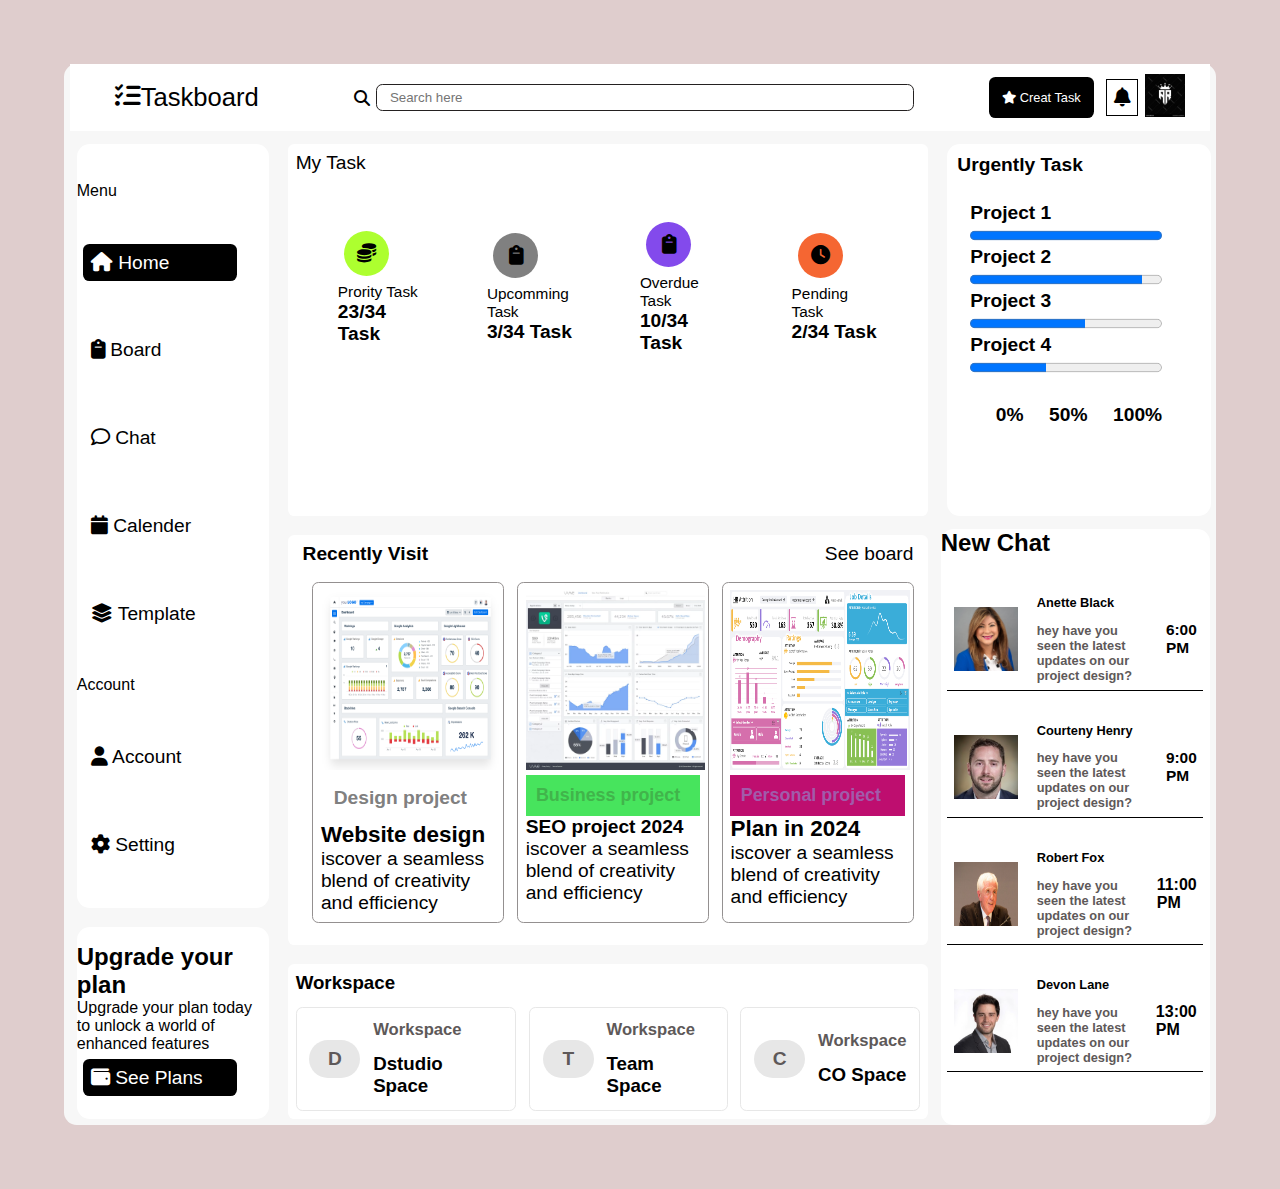
<file: index.html>
<!DOCTYPE html>
<html lang="en">
<head>
    <meta charset="UTF-8">
    <meta name="viewport" content="width=device-width, initial-scale=1.0">
    <title>Project: Sample Dashboard</title>
    <link rel="stylesheet" href="./style.css">
    <link rel="stylesheet" href="https://cdnjs.cloudflare.com/ajax/libs/font-awesome/6.7.2/css/all.min.css">
</head>
<body>
    <div class="container">
       <div class="header">
              <div class="logo">
                <i class="fa-solid fa-list-check"></i> Taskboard
              </div>
                        
              <div class="search">
                  <i class="fa-solid fa-magnifying-glass"></i>
                  <input type="search" placeholder="Search here" >
                </div>
                <div class="header-right">

                    <div class=" btn">
                        <button> <i class="fa-solid fa-star"></i> Creat Task</button>

                    </div>

                    <div class="n-bell">
                        <i class="fa-solid fa-bell"></i>
                    </div>


                    <div class="profile">
                        <img src="images/AR1.jpeg" alt="pic 1" width="40px">
                    </div>
                </div>
        </div>
                
                
        <div class="main">

            <!-- Left Sidebar -->

            <div class="left-menu">
                Menu
                <div class="home">
                    <i class="fa-solid fa-home"></i> Home
                </div>
                <div class="board">
                    <i class="fa-solid fa-clipboard"></i> Board
                </div>
                <div class="chat">
                    <i class="fa-regular fa-comment"></i> Chat
                </div>
                <div class="calender">
                    <i class="fa-solid fa-calendar"></i> Calender
                </div>
                <div class="template">
                    <i class="fa-solid fa-layer-group"></i> Template
                </div>
                  Account
                <div class="account">
                    <i class="fa-solid fa-user"></i> Account
                </div>
                <div class="setting">
                    <i class="fa-solid fa-cog"></i> Setting
                </div>  
             </div>

             <div class="left-lower-menu">
                <h2>
                    Upgrade your plan
                </h2>

                <p>
                    Upgrade your plan today to unlock a world of enhanced features
                </p>
                <div class="plans">
                    <i class="fa-solid fa-wallet"></i> See Plans
                </div>
             </div>

             <!-- Main Content -->

            <div class="my-task">
                My Task
               <div class="cards">
                <div class="p-task">
                    <div class="p-task-icon">
                        <i class="fa-solid fa-coins"></i> 
                    </div>
                    <p>Prority Task</p>
                    <h3>23/34 Task</h3>
                </div>    
                <div class="u-task">
                    <div class="u-task-icon">
                        <i class="fa-solid fa-clipboard"></i>
                    </div>
                    <p>Upcomming Task</p>
                    <h3>3/34 Task</h3>
                </div>    
                <div class="o-task">
                    <div class="o-task-icon">
                        <i class="fa-solid fa-clipboard"></i>
                    </div>
                    <p>Overdue Task</p>
                    <h3>10/34 Task</h3>
                </div>    
                <div class="pp-task">
                    <div class="pp-task-icon">
                        <i class="fa-solid fa-clock"></i> 
                    </div>
                    <p>Pending Task</p>
                    <h3>2/34 Task</h3>
                </div>    
               </div>
            </div>

            <div class="content-2">
                <div class="headings">
                    <h3>Recently Visit</h3>
                    <p>See board</p>
                </div>

                <div class="dashboard">
                    <div class="d-board-1"> 
                        <img src="./images/dashboard-1.png" alt="b-1"> 
                        <h5>Design project</h5>
                        <h3>Website design</h3>
                        <p>iscover a seamless blend of creativity and efficiency</p>
                    </div>
                    <div class="d-board-2"> 
                        <img src="./images/dashboard-2.png" alt="b-2"> 
                        <h5>Business project</h5>
                        <h4>SEO project 2024</h4>
                        <p>iscover a seamless blend of creativity and efficiency</p>
                    </div>
                    <div class="d-board-3"> 
                        <img src="./images/dashboard-3.png" alt="b-3" width=""> 
                        <h5>Personal project</h5>
                        <h3>Plan in 2024</h3>
                        <p>iscover a seamless blend of creativity and efficiency</p>
                    </div>            
                </div>
            </div>
            <div class="content-3">
               <h3>Workspace</h3>
              <div class="work">
                <div class="work-d">
                    <div class="work-d-D">D</div>
                    <div class="work-d-text">
                       <h5>Workspace</h5>
                       <h3>Dstudio Space</h3>
                    </div>
                </div>
                <div class="work-t">
                     <div class="work-t-T">T</div>
                    <div class="work-t-text">
                        <h5>Workspace</h5>
                        <h3>Team Space</h3>
                    </div>
                </div>
                <div class="work-c">
                        <div class="work-c-C">C</div>
                        <div class="work-c-text">
                           <h5>Workspace</h5>
                           <h3>CO Space</h3>
                        </div>
                </div>
              </div>
            </div>
            <div class="right-menu">
                <h2>
                    Urgently Task
                </h2>
               <div class="right-menu-projects">
                <div class="project-1">
                    <h4>
                        Project 1
                    </h4>
                    <progress value="100" max="100"></progress>
                </div>
                <div class="project-2">
                    <h4>
                        Project 2
                    </h4>
                    <progress value="90" max="100"></progress>
                </div>
                <div class="project-3">
                    <h4>
                        Project 3
                    </h4>
                    <progress value="60" max="100"></progress>
                </div>
                <div class="project-4">
                    <h4>
                        Project 4
                    </h4>
                    <progress value="40" max="100"></progress>
                </div>
                 <div class="right-menu-projects-value-percentage">
                    <h4>0%</h4>
                    <h4>50%</h4>
                    <h4>100%</h4>
                 </div>
               </div>
            </div>
            <div class="right-lower-menu">
                <h2>
                    New Chat
                </h2>
               <div class="right-lower-menu-div">
                <div class="right-lower-menu-div-1">
                    <img src="./images/anette-black-img.png" alt="a1">
                    <div class="right-lower-menu-div-1-text">
                        <h4>Anette Black</h4>
                        <p>
                          hey have you seen the latest updates on our project
                          design?
                        </p>
                    </div>
                    <h6>6:00 PM</h6>
                </div>
                <div class="right-lower-menu-div-2">
                    <img src="./images/Courteny-henry-img.png" alt="c1">
                    <div class="right-lower-menu-div-2-text">
                        <h4>Courteny Henry</h4>
                        <p>
                          hey have you seen the latest updates on our project
                          design?
                        </p>
                    </div>
                    <h6>9:00 PM</h6>
                </div>
                <div class="right-lower-menu-div-3">
                    <img src="./images/robert-fox-img.png" alt="r1">
                    <div class="right-lower-menu-div-3-text">
                        <h4>Robert Fox</h4>
                       <p>
                        hey have you seen the latest updates on our project
                        design?
                      </p>
                    </div>
                    <p>11:00 PM</p>
                </div>
                <div class="right-lower-menu-div-4">
                    <img src="./images/devon-lane-img.png" alt="d1">
                    <div class="right-lower-menu-div-4-text">
                        <h4>Devon Lane</h4>
                        <p>
                          hey have you seen the latest updates on our project
                          design?
                        </p>
                    </div>
                    <p>13:00 PM</p>
                </div>
               </div>
            </div>
            
             
        </div>
                
     </div>
</body>
</html>
</file>
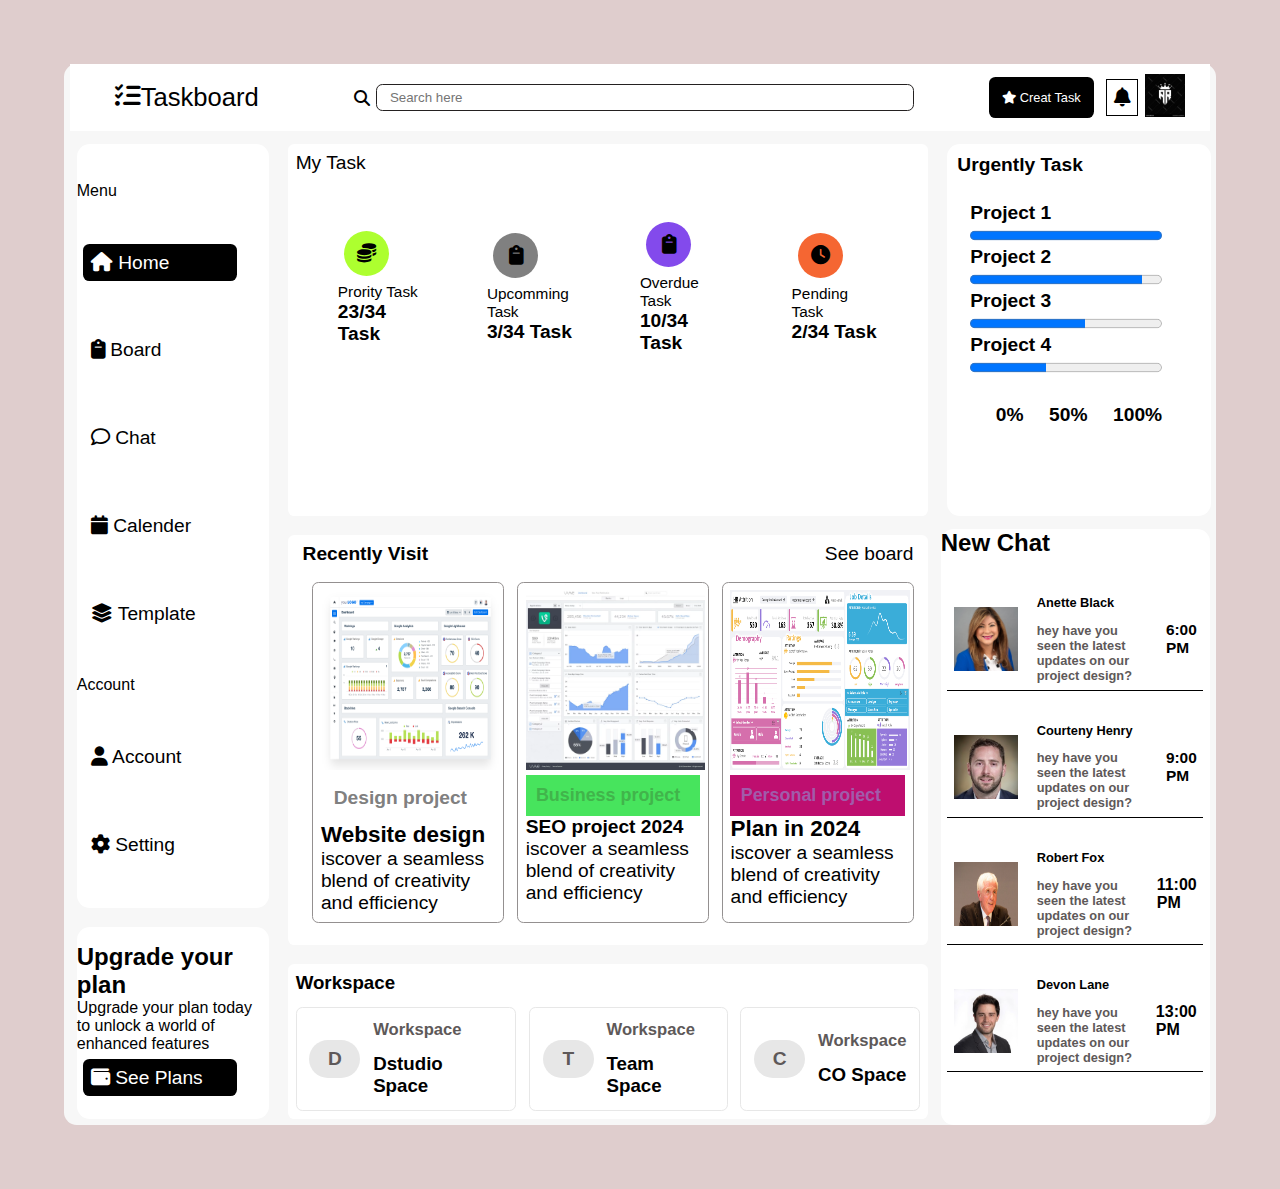
<file: project04.html>
<!DOCTYPE html>
<html lang="en">
<head>
    <meta charset="UTF-8">
    <meta name="viewport" content="width=device-width, initial-scale=1.0">
    <title>Project 04</title>
    <link rel="stylesheet" href="project04.css">
    <link rel="stylesheet" href="https://cdnjs.cloudflare.com/ajax/libs/font-awesome/6.7.2/css/all.min.css">
</head>
<body>
    <div class="container">
       <div class="header">
              <div class="logo">
                <i class="fa-solid fa-list-check"></i> Taskboard
              </div>
                        
              <div class="search">
                  <i class="fa-solid fa-magnifying-glass"></i>
                  <input type="search" placeholder="Search here" >
                </div>
                <div class="header-right">

                    <div class=" btn">
                        <button> <i class="fa-solid fa-star"></i> Creat Task</button>

                    </div>

                    <div class="n-bell">
                        <i class="fa-solid fa-bell"></i>
                    </div>


                    <div class="profile">
                        <img src="images/AR1.jpeg" alt="pic 1" width="40px">
                    </div>
                </div>
        </div>
                
                
        <div class="main">

            <!-- Left Sidebar -->

            <div class="left-menu">
                Menu
                <div class="home">
                    <i class="fa-solid fa-home"></i> Home
                </div>
                <div class="board">
                    <i class="fa-solid fa-clipboard"></i> Board
                </div>
                <div class="chat">
                    <i class="fa-regular fa-comment"></i> Chat
                </div>
                <div class="calender">
                    <i class="fa-solid fa-calendar"></i> Calender
                </div>
                <div class="template">
                    <i class="fa-solid fa-layer-group"></i> Template
                </div>
                  Account
                <div class="account">
                    <i class="fa-solid fa-user"></i> Account
                </div>
                <div class="setting">
                    <i class="fa-solid fa-cog"></i> Setting
                </div>  
             </div>

             <div class="left-lower-menu">
                <h2>
                    Upgrade your plan
                </h2>

                <p>
                    Upgrade your plan today to unlock a world of enhanced features
                </p>
                <div class="plans">
                    <i class="fa-solid fa-wallet"></i> See Plans
                </div>
             </div>

             <!-- Main Content -->

            <div class="my-task">
                My Task
               <div class="cards">
                <div class="p-task">
                    <div class="p-task-icon">
                        <i class="fa-solid fa-coins"></i> 
                    </div>
                    <p>Prority Task</p>
                    <h3>23/34 Task</h3>
                </div>    
                <div class="u-task">
                    <div class="u-task-icon">
                        <i class="fa-solid fa-clipboard"></i>
                    </div>
                    <p>Upcomming Task</p>
                    <h3>3/34 Task</h3>
                </div>    
                <div class="o-task">
                    <div class="o-task-icon">
                        <i class="fa-solid fa-clipboard"></i>
                    </div>
                    <p>Overdue Task</p>
                    <h3>10/34 Task</h3>
                </div>    
                <div class="pp-task">
                    <div class="pp-task-icon">
                        <i class="fa-solid fa-clock"></i> 
                    </div>
                    <p>Pending Task</p>
                    <h3>2/34 Task</h3>
                </div>    
               </div>
            </div>

            <div class="content-2">
                <div class="headings">
                    <h3>Recently Visit</h3>
                    <p>See board</p>
                </div>

                <div class="dashboard">
                    <div class="d-board-1"> 
                        <img src="./images/dashboard-1.png" alt="b-1"> 
                        <h5>Design project</h5>
                        <h3>Website design</h3>
                        <p>iscover a seamless blend of creativity and efficiency</p>
                    </div>
                    <div class="d-board-2"> 
                        <img src="./images/dashboard-2.png" alt="b-2"> 
                        <h5>Business project</h5>
                        <h4>SEO project 2024</h4>
                        <p>iscover a seamless blend of creativity and efficiency</p>
                    </div>
                    <div class="d-board-3"> 
                        <img src="./images/dashboard-3.png" alt="b-3" width=""> 
                        <h5>Personal project</h5>
                        <h3>Plan in 2024</h3>
                        <p>iscover a seamless blend of creativity and efficiency</p>
                    </div>            
                </div>
            </div>
            <div class="content-3">
               <h3>Workspace</h3>
              <div class="work">
                <div class="work-d">
                    <div class="work-d-D">D</div>
                    <div class="work-d-text">
                       <h5>Workspace</h5>
                       <h3>Dstudio Space</h3>
                    </div>
                </div>
                <div class="work-t">
                     <div class="work-t-T">T</div>
                    <div class="work-t-text">
                        <h5>Workspace</h5>
                        <h3>Team Space</h3>
                    </div>
                </div>
                <div class="work-c">
                        <div class="work-c-C">C</div>
                        <div class="work-c-text">
                           <h5>Workspace</h5>
                           <h3>CO Space</h3>
                        </div>
                </div>
              </div>
            </div>
            <div class="right-menu">
                <h2>
                    Urgently Task
                </h2>
               <div class="right-menu-projects">
                <div class="project-1">
                    <h4>
                        Project 1
                    </h4>
                    <progress value="100" max="100"></progress>
                </div>
                <div class="project-2">
                    <h4>
                        Project 2
                    </h4>
                    <progress value="90" max="100"></progress>
                </div>
                <div class="project-3">
                    <h4>
                        Project 3
                    </h4>
                    <progress value="60" max="100"></progress>
                </div>
                <div class="project-4">
                    <h4>
                        Project 4
                    </h4>
                    <progress value="40" max="100"></progress>
                </div>
                 <div class="right-menu-projects-value-percentage">
                    <h4>0%</h4>
                    <h4>50%</h4>
                    <h4>100%</h4>
                 </div>
               </div>
            </div>
            <div class="right-lower-menu">
                <h2>
                    New Chat
                </h2>
               <div class="right-lower-menu-div">
                <div class="right-lower-menu-div-1">
                    <img src="./images/anette-black-img.png" alt="a1">
                    <div class="right-lower-menu-div-1-text">
                        <h4>Anette Black</h4>
                        <p>
                          hey have you seen the latest updates on our project
                          design?
                        </p>
                    </div>
                    <h6>6:00 PM</h6>
                </div>
                <div class="right-lower-menu-div-2">
                    <img src="./images/Courteny-henry-img.png" alt="c1">
                    <div class="right-lower-menu-div-2-text">
                        <h4>Courteny Henry</h4>
                        <p>
                          hey have you seen the latest updates on our project
                          design?
                        </p>
                    </div>
                    <h6>9:00 PM</h6>
                </div>
                <div class="right-lower-menu-div-3">
                    <img src="./images/robert-fox-img.png" alt="r1">
                    <div class="right-lower-menu-div-3-text">
                        <h4>Robert Fox</h4>
                       <p>
                        hey have you seen the latest updates on our project
                        design?
                      </p>
                    </div>
                    <p>11:00 PM</p>
                </div>
                <div class="right-lower-menu-div-4">
                    <img src="./images/devon-lane-img.png" alt="d1">
                    <div class="right-lower-menu-div-4-text">
                        <h4>Devon Lane</h4>
                        <p>
                          hey have you seen the latest updates on our project
                          design?
                        </p>
                    </div>
                    <p>13:00 PM</p>
                </div>
               </div>
            </div>
            
             
        </div>
                
     </div>
</body>
</html>
</file>
<file: style.css>
* {
    margin: 0;
    padding: 0;
    box-sizing: border-box;
  }
  
  body {
    font-family: "Poppins", sans-serif;
    background-color: #dfcdcd;
  }

.container {
  /* border: 2px solid black; */
  border-radius: 1vw;
  background: #F7F7F7;
  width: 90vw;
  box-shadow: #E7E7E7;
  margin: 5vw;
  font-family: sans-serif;
}

.header {
    grid-area: header;
    display: flex;
    justify-content: space-around;
    align-items: center;
    /* border: 1px solid black; */
    background-color: #FFFFFF;
    margin: 0.5vw; 
}

.logo {
    display: flex;
    font-family:Arial, Helvetica, sans-serif ;
    font-size: 2vw;
    margin: 0.5vw;
    padding: 1vw;
}

.logo:hover {
    background-color: black;
    color: white;
    cursor: pointer;
}

.search{
    display: flex;
    justify-content: center;
    align-items: center;
    margin-left: 2vw;
    cursor: pointer;
}

.search input {
    width: 42vw;
    height: 2vw;
    border: 1px solid rgb(36, 33, 33);
    border-radius: 0.5vw;
    margin-left: 0.5vw;
    padding: 1vw;
}

.search input:focus {
    border: 2\px solid black;
}

.header-right {
    display: flex;
    justify-content: center;
    align-items: center;
    margin-left: 2vw;
}

.btn button {
    background-color: rgb(0, 0, 0);
    color: white;
    border: none;
    border-radius: 0.5vw;
    font-size: 1vw;
    cursor: pointer;
    padding: 1vw;
}

.btn button:hover {
    background-color: white;
    color: black;
    border: 1px solid black;
}

.n-bell {
    border: 1px solid black;
    margin-left: 1vw;
    padding: 0.5vw;
    font-size: 1.5vw;
}

.profile {
    margin-left: 0.5vw;
}

.main {
    display: grid;
    grid-template-areas: 
    "left-menu main-content right-menu"
    "left-menu content-2 right-lower-menu"
    "left-lower-menu content-2 right-lower-menu"
    "left-lower-menu content-3 right-lower-menu";
    grid-template-columns: 1fr 3fr 1fr;
    grid-template-rows: 1fr 1fr;
    gap: 0.5vw;
    margin: 0.5vw;
}

.left-menu {
    grid-area: left-menu;
    display: flex;
    flex-direction: column;
    justify-content: space-evenly;
    align-items: start;
    /* border: 1px solid black; */
    border-radius: 1vw;
    margin: 0.5vw;
    width: 15vw;
    background-color: #FFFFFF;
    box-shadow: #F7F7F7;
}

.home {
    background-color: black;
    color: white;
    border-radius: 0.5vw;
    margin: 0.5vw;
    padding: 0.6vw;
    width: 12vw;
    font-size: 1.5vw;
    cursor: pointer;
}

.home:hover {
    background-color: rgb(255, 255, 255);
    color: rgb(0, 0, 0);
}

.board{
    border-radius: 0.5vw;
    margin: 0.5vw;
    padding: 0.6vw;
    width: 12vw;
    font-size: 1.5vw;
    cursor: pointer;
}

.board:hover {
    background-color: rgb(0, 0, 0);
    color: rgb(255, 255, 255);
}

.chat{
    border-radius: 0.5vw;
    margin: 0.5vw;
    padding: 0.6vw;
    width: 12vw;
    font-size: 1.5vw;
    cursor: pointer;
}

.chat:hover {
    background-color: rgb(0, 0, 0);
    color: rgb(255, 255, 255);
}

.calender{
    border-radius: 0.5vw;
    margin: 0.5vw;
    padding: 0.6vw;
    width: 12vw;
    font-size: 1.5vw;
    cursor: pointer;
}

.calender:hover {
    background-color: rgb(0, 0, 0);
    color: rgb(255, 255, 255);
}

.template{
    border-radius: 0.5vw;
    margin: 0.5vw;
    padding: 0.6vw;
    width: 12vw;
    font-size: 1.5vw;
    cursor: pointer;
}

.template:hover {
    background-color: rgb(0, 0, 0);
    color: rgb(255, 255, 255);
}

.account{
    border-radius: 0.5vw;
    margin: 0.5vw;
    padding: 0.6vw;
    width: 12vw;
    font-size: 1.5vw;
    cursor: pointer;
}

.account:hover {
    background-color: rgb(0, 0, 0);
    color: rgb(255, 255, 255);
}

.setting{
    border-radius: 0.5vw;
    margin: 0.5vw;
    padding: 0.6vw;
    width: 12vw;
    font-size: 1.5vw;
    cursor: pointer;
}

.setting:hover {
    background-color: rgb(0, 0, 0);
    color: rgb(255, 255, 255);
}

.left-lower-menu {
    grid-area: left-lower-menu;
    display: flex;
    flex-direction: column;
    justify-content: center;
    align-items: start;
    /* border: 1px solid black; */
    border-radius: 1vw;
    margin: 0.5vw;
    width: 15vw;
    height: 15vw;
    background-color: #FFFFFF;
    box-shadow: #F7F7F7;
}

.plans {
    background-color: black;
    color: white;
    border-radius: 0.5vw;
    margin: 0.5vw;
    padding: 0.6vw;
    width: 12vw;
    font-size: 1.5vw;
    cursor: pointer;
}

.plans:hover {
    background-color: rgb(255, 255, 255);
    color: rgb(0, 0, 0);
}

/* Main Content */

.my-task{
    grid-area: main-content;
    display: flex;
    flex-direction: column;
    border-radius: 0.5vw;
    /* border: 1px solid black; */
    background-color: #FFFFFF;
    margin: 0.5vw;
    padding: 0.6vw;
    width: 50vw;
    font-size: 1.5vw;
}

.cards {
    display: flex;
    justify-content: center;
    align-items: center;
    margin: 0.5vw;
    padding: 0.5vw;
    gap: 0.5vw;
}

.p-task {
    border-radius: 0.5vw;
    margin: 0.8vw;
    padding: 1.5vw;
    width: 12vw;                    
    cursor: pointer;
}

.p-task p{
    font-size: 1.2vw;
}

.p-task h3{
    font-size: 1.5vw;
}

.p-task-icon {
    display: flex;
    justify-content: center;
    align-items: center;
    border-radius: 5.5vw;
    background-color: #ADFF2F;
    width: 3.5vw;
    margin: 0.5vw;
    padding: 1vw;
}

.p-task:hover {
    border: 1px solid black;
}

.u-task {
    border-radius: 0.5vw;
    margin: 0.8vw;
    padding: 1.3vw;
    width: 12vw;
    cursor: pointer;
}

.u-task p{
    font-size: 1.2vw;
}

.u-task h3{
    font-size: 1.5vw;
}

.u-task-icon {
    display: flex;
    justify-content: center;
    align-items: center;
    border-radius: 5.5vw;
    background-color: #808080;
    width: 3.5vw;
    margin: 0.5vw;
    padding: 1vw;
}

.u-task:hover {
    border: 1px solid black;
}

.o-task {
    border-radius: 0.5vw;
    margin: 0.8vw;
    padding: 1.5vw;
    width: 12vw;
    cursor: pointer;
}

.o-task p{
    font-size: 1.2vw;
}

.o-task h3{
    font-size: 1.5vw;
}

.o-task-icon {
    display: flex;
    justify-content: center;
    align-items: center;
    border-radius: 5.5vw;
    background-color: #834AEC;
    width: 3.5vw;
    margin: 0.5vw;
    padding: 1vw;
}

.o-task:hover {
    border: 1px solid black;
}

.pp-task {
    border-radius: 0.5vw;
    margin: 0.8vw;
    padding: 1.5vw;
    width: 12vw;
    cursor: pointer;
}

.pp-task p{
    font-size: 1.2vw;
}

.pp-task h3{
    font-size: 1.5vw;
}

.pp-task-icon {
    display: flex;
    justify-content: center;
    align-items: center;
    border-radius: 5.5vw;
    background-color: #F56632;
    width: 3.5vw;
    margin: 0.5vw;
    padding: 1vw;
}

.pp-task:hover {
    border: 1px solid black;
}

.content-2 {
    grid-area: content-2;
    display: flex;
    flex-direction: column;
    border-radius: 0.5vw;
    /* border: 1px solid black; */
    background-color: #FFFFFF;
    margin: 0.5vw;
    padding: 0.6vw;
    width: 50vw;
    height: 32vw;
    font-size: 1.5vw;
}

.headings{
    display: flex;
    justify-content: center;
    align-items: center;
    gap: 31vw;
}

.headings h3{
    font-size: 1.5vw;
}

.dashboard{
    display: flex;
    /* border: 1px solid black; */
    width: 48vw;
    margin-top: 0.5vw;
    margin: 0.3vw;
    padding: 0.5vw;
    /* gap: 0.5vw; */
}

.d-board-1{
    border: 1px solid rgb(148, 144, 144);
    border-radius: 0.5vw;
    margin: 0.5vw;
    padding: 0.6vw;
    width: 15vw;
    font-size: 1.5vw;
    gap: 1vw;
}

.d-board-1 img{
    width: 14vw;
    height: 14vw;
}

.d-board-1 h5{
    font-size: 1.5vw;
    color: grey;
    padding: 1vw;
}

.d-board-2{
    border: 1px solid rgb(148, 144, 144);
    border-radius: 0.5vw;
    margin: 0.5vw;
    padding: 0.6vw;
    width: 15vw;
    font-size: 1.5vw;
    gap: 1vw;
}

.d-board-2 img{
    width: 14vw;
    height: 14vw;
}

.d-board-2 h5{
    font-size: 1.4vw;
    background-color: #47E45D;
    color: rgb(65, 180, 75);
    padding: 0.8vw;
}

.d-board-3{
    border: 1px solid rgb(148, 145, 145);
    border-radius: 0.5vw;
    margin: 0.5vw;
    padding: 0.6vw;
    width: 15vw;
    font-size: 1.5vw;
    gap: 1vw;
}

.d-board-3 img{
    width: 14vw;
    height: 14vw;
}

.d-board-3 h5{
    font-size: 1.4vw;
    background-color: #BE0E6F;
    color: rgb(161, 91, 170);
    padding: 0.8vw;
}

.content-3 {
    grid-area: content-3;
    display: flex;
    flex-direction: column;
    border-radius: 0.5vw;
    /* border: 1px solid black; */
    background-color: #FFFFFF;
    margin: 0.5vw;
    padding: 0.6vw;
    width: 50vw;
    gap: 1vw;
}

.work {
    display: flex;
    /* border: 1px solid black; */
    border-radius: 0.5vw;
    gap: 1vw;
}

.work-d{
    border: 1px solid #E7E7E7;
    border-radius: 0.5vw;
    display: flex;
    justify-content: center;
    align-items: center;
    padding: 1vw;
    gap: 1vw;
}

.work-d-D {
    display: flex;
    justify-content: center;
    align-items: center;
    background-color: #E7E7E7;
    color: rgb(94, 89, 89);
    font-size: 1.5vw;
    font-weight: bolder;
    border-radius: 2vw;
    width: 4vw;
    height: 3vw;
}

.work-d-text{
    display: flex;
    flex-direction: column;
    gap: 1vw;
}

.work-d-text h5{
    font-size: 1.3vw;
    color: rgb(94, 89, 89);
}

.work-t{
    border: 1px solid #E7E7E7;
    border-radius: 0.5vw;
    display: flex;
    justify-content: center;
    align-items: center;
    padding: 1vw;
    gap: 1vw;
}

.work-t-T{
    display: flex;
    justify-content: center;
    align-items: center;
    background-color: #E7E7E7;
    color: rgb(94, 89, 89);
    font-size: 1.5vw;
    font-weight: bolder;
    border-radius: 2vw;
    width: 4vw;
    height: 3vw;
}

.work-t-text{
    display: flex;
    flex-direction: column;
    gap: 1vw;
}

.work-t-text h5{
    font-size: 1.3vw;
    color: rgb(94, 89, 89);
}

.work-c{
    border: 1px solid #E7E7E7;
    border-radius: 0.5vw;
    display: flex;
    justify-content: center;
    align-items: center;
    padding: 1vw;
    gap: 1vw;
}

.work-c-C{
    display: flex;
    justify-content: center;
    align-items: center;
    background-color: #E7E7E7;
    color: rgb(94, 89, 89);
    font-size: 1.5vw;
    font-weight: bolder;
    border-radius: 2vw;
    width: 4vw;
    height: 3vw;
}

.work-c-text{
    display: flex;
    flex-direction: column;
    gap: 1vw;
}

.work-c-text h5{
    font-size: 1.3vw;
    color: rgb(94, 89, 89);
}

.right-menu{
    grid-area: right-menu;
    display: flex;
    flex-direction: column;
    /* justify-content: space-between; */
    /* align-items: center; */
    margin: 0.5vw;
    padding: 0.8vw;
    gap: 1vw;
    background-color: #FFFFFF;
    /* border: 1px solid black; */
    border-radius: 1vw;
}

.right-menu h2{
    font-size: 1.5vw;
    margin-right: 3vw;
    gap: 1vw;
}

.right-menu-projects{
    padding: 1vw;
    gap: 1vw;
    font-size: 1.5vw;
}

.right-menu-projects-value-percentage{
    display: flex;
    padding: 2vw;
    gap: 2vw;
}

.right-lower-menu{
    grid-area: right-lower-menu;
    display: flex;
    flex-direction: column;
    /* margin: 0.5vw; */
    /* padding: 1vw; */
    width: 21vw;
    gap: 0.5vw;
    font-family: sans-serif;
    background-color: #FFFFFF;
    /* border: 1px solid black; */
    border-radius: 1vw;
}

.right-lower-menu-div{
    display: flex;
    flex-direction: column;
    margin: 0.5vw;
    margin-top: 2vw;
    gap: 2vw;
}

.right-lower-menu-div img{
    width: 5vw;
    height: 5vw;     
}

.right-lower-menu-div-1{
    display: flex;
    justify-content: space-around;
    align-items: center;
    padding: 0.5vw;
    gap: 1.5vw;
    border-bottom: 1px solid black;
    font-size: 1.8vw;
    font-weight: bolder;
}


.right-lower-menu-div-1-text{
    font-size: 1vw;
}

.right-lower-menu-div-1-text p{
    color:  rgb(94, 89, 89);
    margin-top: 1vw;
}

.right-lower-menu-div-2{
    display: flex;
    justify-content: space-around;
    align-items: center;
    padding: 0.5vw;
    gap: 1.5vw;
    border-bottom: 1px solid black;
    font-size: 1.8vw;
    font-weight: bolder;
}

.right-lower-menu-div-2-text{
    font-size: 1vw;
}

.right-lower-menu-div-2-text p{
    color:  rgb(94, 89, 89);
    margin-top: 1vw;
}


.right-lower-menu-div-3{
    display: flex;
    justify-content: space-around;
    align-items: center;
    padding: 0.5vw;
    gap: 1.5vw;
    border-bottom: 1px solid black;
    /* font-size: 1.5vw; */
    font-weight: bolder;
}

.right-lower-menu-div-3-text{
    font-size: 1vw;
}

.right-lower-menu-div-3-text p{
    color:  rgb(94, 89, 89);
    margin-top: 1vw;
}


.right-lower-menu-div-4{
    display: flex;
    justify-content: space-around;
    align-items: center;
    padding: 0.5vw;
    gap: 1.5vw;
    border-bottom: 1px solid black;
    /* font-size: 1.5vw; */
    font-weight: bolder;
}

.right-lower-menu-div-4-text{
    font-size: 1vw;
}

.right-lower-menu-div-4-text p{
    color:  rgb(94, 89, 89);
    margin-top: 1vw;
}
</file>
<file: project04.css>
* {
    margin: 0;
    padding: 0;
    box-sizing: border-box;
  }
  
  body {
    font-family: "Poppins", sans-serif;
    background-color: #dfcdcd;
  }

.container {
  /* border: 2px solid black; */
  border-radius: 1vw;
  background: #F7F7F7;
  width: 90vw;
  box-shadow: #E7E7E7;
  margin: 5vw;
  font-family: sans-serif;
}

.header {
    grid-area: header;
    display: flex;
    justify-content: space-around;
    align-items: center;
    /* border: 1px solid black; */
    background-color: #FFFFFF;
    margin: 0.5vw; 
}

.logo {
    display: flex;
    font-family:Arial, Helvetica, sans-serif ;
    font-size: 2vw;
    margin: 0.5vw;
    padding: 1vw;
}

.logo:hover {
    background-color: black;
    color: white;
    cursor: pointer;
}

.search{
    display: flex;
    justify-content: center;
    align-items: center;
    margin-left: 2vw;
    cursor: pointer;
}

.search input {
    width: 42vw;
    height: 2vw;
    border: 1px solid rgb(36, 33, 33);
    border-radius: 0.5vw;
    margin-left: 0.5vw;
    padding: 1vw;
}

.search input:focus {
    border: 2\px solid black;
}

.header-right {
    display: flex;
    justify-content: center;
    align-items: center;
    margin-left: 2vw;
}

.btn button {
    background-color: rgb(0, 0, 0);
    color: white;
    border: none;
    border-radius: 0.5vw;
    font-size: 1vw;
    cursor: pointer;
    padding: 1vw;
}

.btn button:hover {
    background-color: white;
    color: black;
    border: 1px solid black;
}

.n-bell {
    border: 1px solid black;
    margin-left: 1vw;
    padding: 0.5vw;
    font-size: 1.5vw;
}

.profile {
    margin-left: 0.5vw;
}

.main {
    display: grid;
    grid-template-areas: 
    "left-menu main-content right-menu"
    "left-menu content-2 right-lower-menu"
    "left-lower-menu content-2 right-lower-menu"
    "left-lower-menu content-3 right-lower-menu";
    grid-template-columns: 1fr 3fr 1fr;
    grid-template-rows: 1fr 1fr;
    gap: 0.5vw;
    margin: 0.5vw;
}

.left-menu {
    grid-area: left-menu;
    display: flex;
    flex-direction: column;
    justify-content: space-evenly;
    align-items: start;
    /* border: 1px solid black; */
    border-radius: 1vw;
    margin: 0.5vw;
    width: 15vw;
    background-color: #FFFFFF;
    box-shadow: #F7F7F7;
}

.home {
    background-color: black;
    color: white;
    border-radius: 0.5vw;
    margin: 0.5vw;
    padding: 0.6vw;
    width: 12vw;
    font-size: 1.5vw;
    cursor: pointer;
}

.home:hover {
    background-color: rgb(255, 255, 255);
    color: rgb(0, 0, 0);
}

.board{
    border-radius: 0.5vw;
    margin: 0.5vw;
    padding: 0.6vw;
    width: 12vw;
    font-size: 1.5vw;
    cursor: pointer;
}

.board:hover {
    background-color: rgb(0, 0, 0);
    color: rgb(255, 255, 255);
}

.chat{
    border-radius: 0.5vw;
    margin: 0.5vw;
    padding: 0.6vw;
    width: 12vw;
    font-size: 1.5vw;
    cursor: pointer;
}

.chat:hover {
    background-color: rgb(0, 0, 0);
    color: rgb(255, 255, 255);
}

.calender{
    border-radius: 0.5vw;
    margin: 0.5vw;
    padding: 0.6vw;
    width: 12vw;
    font-size: 1.5vw;
    cursor: pointer;
}

.calender:hover {
    background-color: rgb(0, 0, 0);
    color: rgb(255, 255, 255);
}

.template{
    border-radius: 0.5vw;
    margin: 0.5vw;
    padding: 0.6vw;
    width: 12vw;
    font-size: 1.5vw;
    cursor: pointer;
}

.template:hover {
    background-color: rgb(0, 0, 0);
    color: rgb(255, 255, 255);
}

.account{
    border-radius: 0.5vw;
    margin: 0.5vw;
    padding: 0.6vw;
    width: 12vw;
    font-size: 1.5vw;
    cursor: pointer;
}

.account:hover {
    background-color: rgb(0, 0, 0);
    color: rgb(255, 255, 255);
}

.setting{
    border-radius: 0.5vw;
    margin: 0.5vw;
    padding: 0.6vw;
    width: 12vw;
    font-size: 1.5vw;
    cursor: pointer;
}

.setting:hover {
    background-color: rgb(0, 0, 0);
    color: rgb(255, 255, 255);
}

.left-lower-menu {
    grid-area: left-lower-menu;
    display: flex;
    flex-direction: column;
    justify-content: center;
    align-items: start;
    /* border: 1px solid black; */
    border-radius: 1vw;
    margin: 0.5vw;
    width: 15vw;
    height: 15vw;
    background-color: #FFFFFF;
    box-shadow: #F7F7F7;
}

.plans {
    background-color: black;
    color: white;
    border-radius: 0.5vw;
    margin: 0.5vw;
    padding: 0.6vw;
    width: 12vw;
    font-size: 1.5vw;
    cursor: pointer;
}

.plans:hover {
    background-color: rgb(255, 255, 255);
    color: rgb(0, 0, 0);
}

/* Main Content */

.my-task{
    grid-area: main-content;
    display: flex;
    flex-direction: column;
    border-radius: 0.5vw;
    /* border: 1px solid black; */
    background-color: #FFFFFF;
    margin: 0.5vw;
    padding: 0.6vw;
    width: 50vw;
    font-size: 1.5vw;
}

.cards {
    display: flex;
    justify-content: center;
    align-items: center;
    margin: 0.5vw;
    padding: 0.5vw;
    gap: 0.5vw;
}

.p-task {
    border-radius: 0.5vw;
    margin: 0.8vw;
    padding: 1.5vw;
    width: 12vw;                    
    cursor: pointer;
}

.p-task p{
    font-size: 1.2vw;
}

.p-task h3{
    font-size: 1.5vw;
}

.p-task-icon {
    display: flex;
    justify-content: center;
    align-items: center;
    border-radius: 5.5vw;
    background-color: #ADFF2F;
    width: 3.5vw;
    margin: 0.5vw;
    padding: 1vw;
}

.p-task:hover {
    border: 1px solid black;
}

.u-task {
    border-radius: 0.5vw;
    margin: 0.8vw;
    padding: 1.3vw;
    width: 12vw;
    cursor: pointer;
}

.u-task p{
    font-size: 1.2vw;
}

.u-task h3{
    font-size: 1.5vw;
}

.u-task-icon {
    display: flex;
    justify-content: center;
    align-items: center;
    border-radius: 5.5vw;
    background-color: #808080;
    width: 3.5vw;
    margin: 0.5vw;
    padding: 1vw;
}

.u-task:hover {
    border: 1px solid black;
}

.o-task {
    border-radius: 0.5vw;
    margin: 0.8vw;
    padding: 1.5vw;
    width: 12vw;
    cursor: pointer;
}

.o-task p{
    font-size: 1.2vw;
}

.o-task h3{
    font-size: 1.5vw;
}

.o-task-icon {
    display: flex;
    justify-content: center;
    align-items: center;
    border-radius: 5.5vw;
    background-color: #834AEC;
    width: 3.5vw;
    margin: 0.5vw;
    padding: 1vw;
}

.o-task:hover {
    border: 1px solid black;
}

.pp-task {
    border-radius: 0.5vw;
    margin: 0.8vw;
    padding: 1.5vw;
    width: 12vw;
    cursor: pointer;
}

.pp-task p{
    font-size: 1.2vw;
}

.pp-task h3{
    font-size: 1.5vw;
}

.pp-task-icon {
    display: flex;
    justify-content: center;
    align-items: center;
    border-radius: 5.5vw;
    background-color: #F56632;
    width: 3.5vw;
    margin: 0.5vw;
    padding: 1vw;
}

.pp-task:hover {
    border: 1px solid black;
}

.content-2 {
    grid-area: content-2;
    display: flex;
    flex-direction: column;
    border-radius: 0.5vw;
    /* border: 1px solid black; */
    background-color: #FFFFFF;
    margin: 0.5vw;
    padding: 0.6vw;
    width: 50vw;
    height: 32vw;
    font-size: 1.5vw;
}

.headings{
    display: flex;
    justify-content: center;
    align-items: center;
    gap: 31vw;
}

.headings h3{
    font-size: 1.5vw;
}

.dashboard{
    display: flex;
    /* border: 1px solid black; */
    width: 48vw;
    margin-top: 0.5vw;
    margin: 0.3vw;
    padding: 0.5vw;
    /* gap: 0.5vw; */
}

.d-board-1{
    border: 1px solid rgb(148, 144, 144);
    border-radius: 0.5vw;
    margin: 0.5vw;
    padding: 0.6vw;
    width: 15vw;
    font-size: 1.5vw;
    gap: 1vw;
}

.d-board-1 img{
    width: 14vw;
    height: 14vw;
}

.d-board-1 h5{
    font-size: 1.5vw;
    color: grey;
    padding: 1vw;
}

.d-board-2{
    border: 1px solid rgb(148, 144, 144);
    border-radius: 0.5vw;
    margin: 0.5vw;
    padding: 0.6vw;
    width: 15vw;
    font-size: 1.5vw;
    gap: 1vw;
}

.d-board-2 img{
    width: 14vw;
    height: 14vw;
}

.d-board-2 h5{
    font-size: 1.4vw;
    background-color: #47E45D;
    color: rgb(65, 180, 75);
    padding: 0.8vw;
}

.d-board-3{
    border: 1px solid rgb(148, 145, 145);
    border-radius: 0.5vw;
    margin: 0.5vw;
    padding: 0.6vw;
    width: 15vw;
    font-size: 1.5vw;
    gap: 1vw;
}

.d-board-3 img{
    width: 14vw;
    height: 14vw;
}

.d-board-3 h5{
    font-size: 1.4vw;
    background-color: #BE0E6F;
    color: rgb(161, 91, 170);
    padding: 0.8vw;
}

.content-3 {
    grid-area: content-3;
    display: flex;
    flex-direction: column;
    border-radius: 0.5vw;
    /* border: 1px solid black; */
    background-color: #FFFFFF;
    margin: 0.5vw;
    padding: 0.6vw;
    width: 50vw;
    gap: 1vw;
}

.work {
    display: flex;
    /* border: 1px solid black; */
    border-radius: 0.5vw;
    gap: 1vw;
}

.work-d{
    border: 1px solid #E7E7E7;
    border-radius: 0.5vw;
    display: flex;
    justify-content: center;
    align-items: center;
    padding: 1vw;
    gap: 1vw;
}

.work-d-D {
    display: flex;
    justify-content: center;
    align-items: center;
    background-color: #E7E7E7;
    color: rgb(94, 89, 89);
    font-size: 1.5vw;
    font-weight: bolder;
    border-radius: 2vw;
    width: 4vw;
    height: 3vw;
}

.work-d-text{
    display: flex;
    flex-direction: column;
    gap: 1vw;
}

.work-d-text h5{
    font-size: 1.3vw;
    color: rgb(94, 89, 89);
}

.work-t{
    border: 1px solid #E7E7E7;
    border-radius: 0.5vw;
    display: flex;
    justify-content: center;
    align-items: center;
    padding: 1vw;
    gap: 1vw;
}

.work-t-T{
    display: flex;
    justify-content: center;
    align-items: center;
    background-color: #E7E7E7;
    color: rgb(94, 89, 89);
    font-size: 1.5vw;
    font-weight: bolder;
    border-radius: 2vw;
    width: 4vw;
    height: 3vw;
}

.work-t-text{
    display: flex;
    flex-direction: column;
    gap: 1vw;
}

.work-t-text h5{
    font-size: 1.3vw;
    color: rgb(94, 89, 89);
}

.work-c{
    border: 1px solid #E7E7E7;
    border-radius: 0.5vw;
    display: flex;
    justify-content: center;
    align-items: center;
    padding: 1vw;
    gap: 1vw;
}

.work-c-C{
    display: flex;
    justify-content: center;
    align-items: center;
    background-color: #E7E7E7;
    color: rgb(94, 89, 89);
    font-size: 1.5vw;
    font-weight: bolder;
    border-radius: 2vw;
    width: 4vw;
    height: 3vw;
}

.work-c-text{
    display: flex;
    flex-direction: column;
    gap: 1vw;
}

.work-c-text h5{
    font-size: 1.3vw;
    color: rgb(94, 89, 89);
}

.right-menu{
    grid-area: right-menu;
    display: flex;
    flex-direction: column;
    /* justify-content: space-between; */
    /* align-items: center; */
    margin: 0.5vw;
    padding: 0.8vw;
    gap: 1vw;
    background-color: #FFFFFF;
    /* border: 1px solid black; */
    border-radius: 1vw;
}

.right-menu h2{
    font-size: 1.5vw;
    margin-right: 3vw;
    gap: 1vw;
}

.right-menu-projects{
    padding: 1vw;
    gap: 1vw;
    font-size: 1.5vw;
}

.right-menu-projects-value-percentage{
    display: flex;
    padding: 2vw;
    gap: 2vw;
}

.right-lower-menu{
    grid-area: right-lower-menu;
    display: flex;
    flex-direction: column;
    /* margin: 0.5vw; */
    /* padding: 1vw; */
    width: 21vw;
    gap: 0.5vw;
    font-family: sans-serif;
    background-color: #FFFFFF;
    /* border: 1px solid black; */
    border-radius: 1vw;
}

.right-lower-menu-div{
    display: flex;
    flex-direction: column;
    margin: 0.5vw;
    margin-top: 2vw;
    gap: 2vw;
}

.right-lower-menu-div img{
    width: 5vw;
    height: 5vw;     
}

.right-lower-menu-div-1{
    display: flex;
    justify-content: space-around;
    align-items: center;
    padding: 0.5vw;
    gap: 1.5vw;
    border-bottom: 1px solid black;
    font-size: 1.8vw;
    font-weight: bolder;
}


.right-lower-menu-div-1-text{
    font-size: 1vw;
}

.right-lower-menu-div-1-text p{
    color:  rgb(94, 89, 89);
    margin-top: 1vw;
}

.right-lower-menu-div-2{
    display: flex;
    justify-content: space-around;
    align-items: center;
    padding: 0.5vw;
    gap: 1.5vw;
    border-bottom: 1px solid black;
    font-size: 1.8vw;
    font-weight: bolder;
}

.right-lower-menu-div-2-text{
    font-size: 1vw;
}

.right-lower-menu-div-2-text p{
    color:  rgb(94, 89, 89);
    margin-top: 1vw;
}


.right-lower-menu-div-3{
    display: flex;
    justify-content: space-around;
    align-items: center;
    padding: 0.5vw;
    gap: 1.5vw;
    border-bottom: 1px solid black;
    /* font-size: 1.5vw; */
    font-weight: bolder;
}

.right-lower-menu-div-3-text{
    font-size: 1vw;
}

.right-lower-menu-div-3-text p{
    color:  rgb(94, 89, 89);
    margin-top: 1vw;
}


.right-lower-menu-div-4{
    display: flex;
    justify-content: space-around;
    align-items: center;
    padding: 0.5vw;
    gap: 1.5vw;
    border-bottom: 1px solid black;
    /* font-size: 1.5vw; */
    font-weight: bolder;
}

.right-lower-menu-div-4-text{
    font-size: 1vw;
}

.right-lower-menu-div-4-text p{
    color:  rgb(94, 89, 89);
    margin-top: 1vw;
}
</file>
